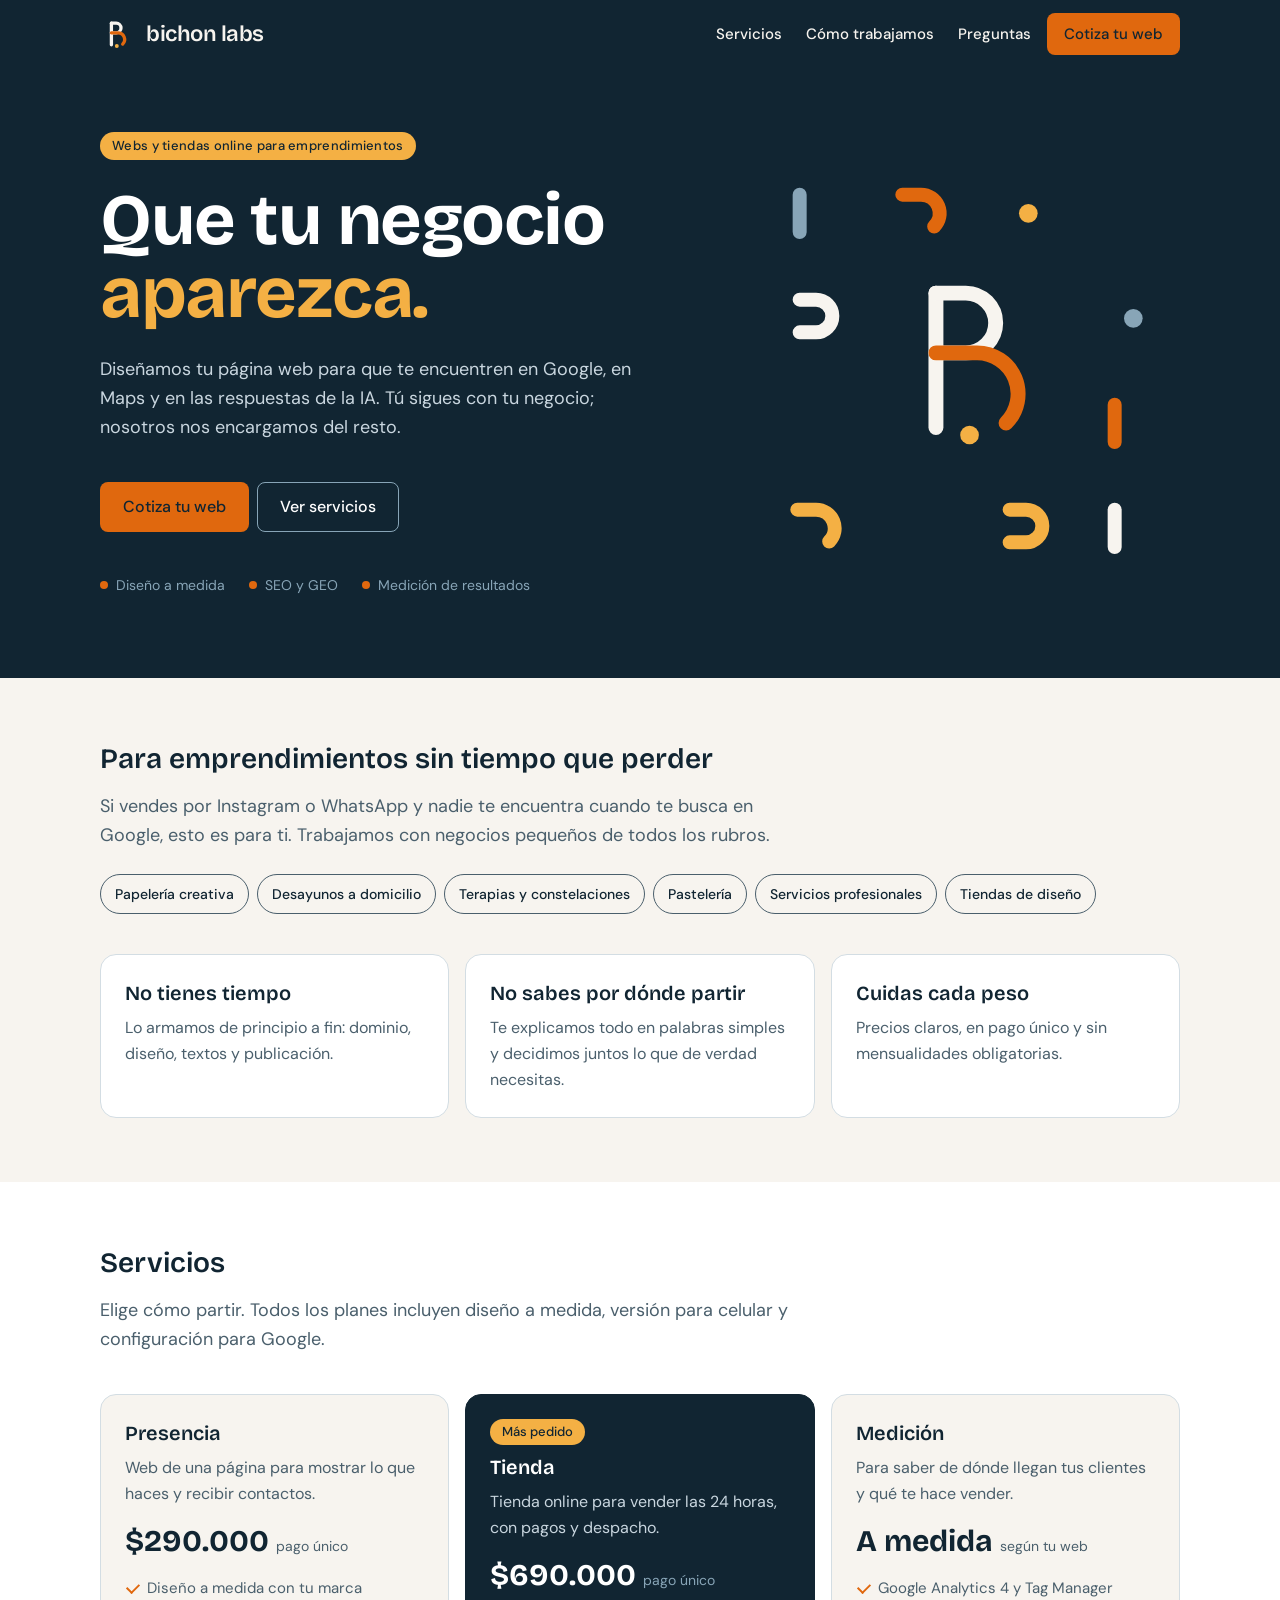
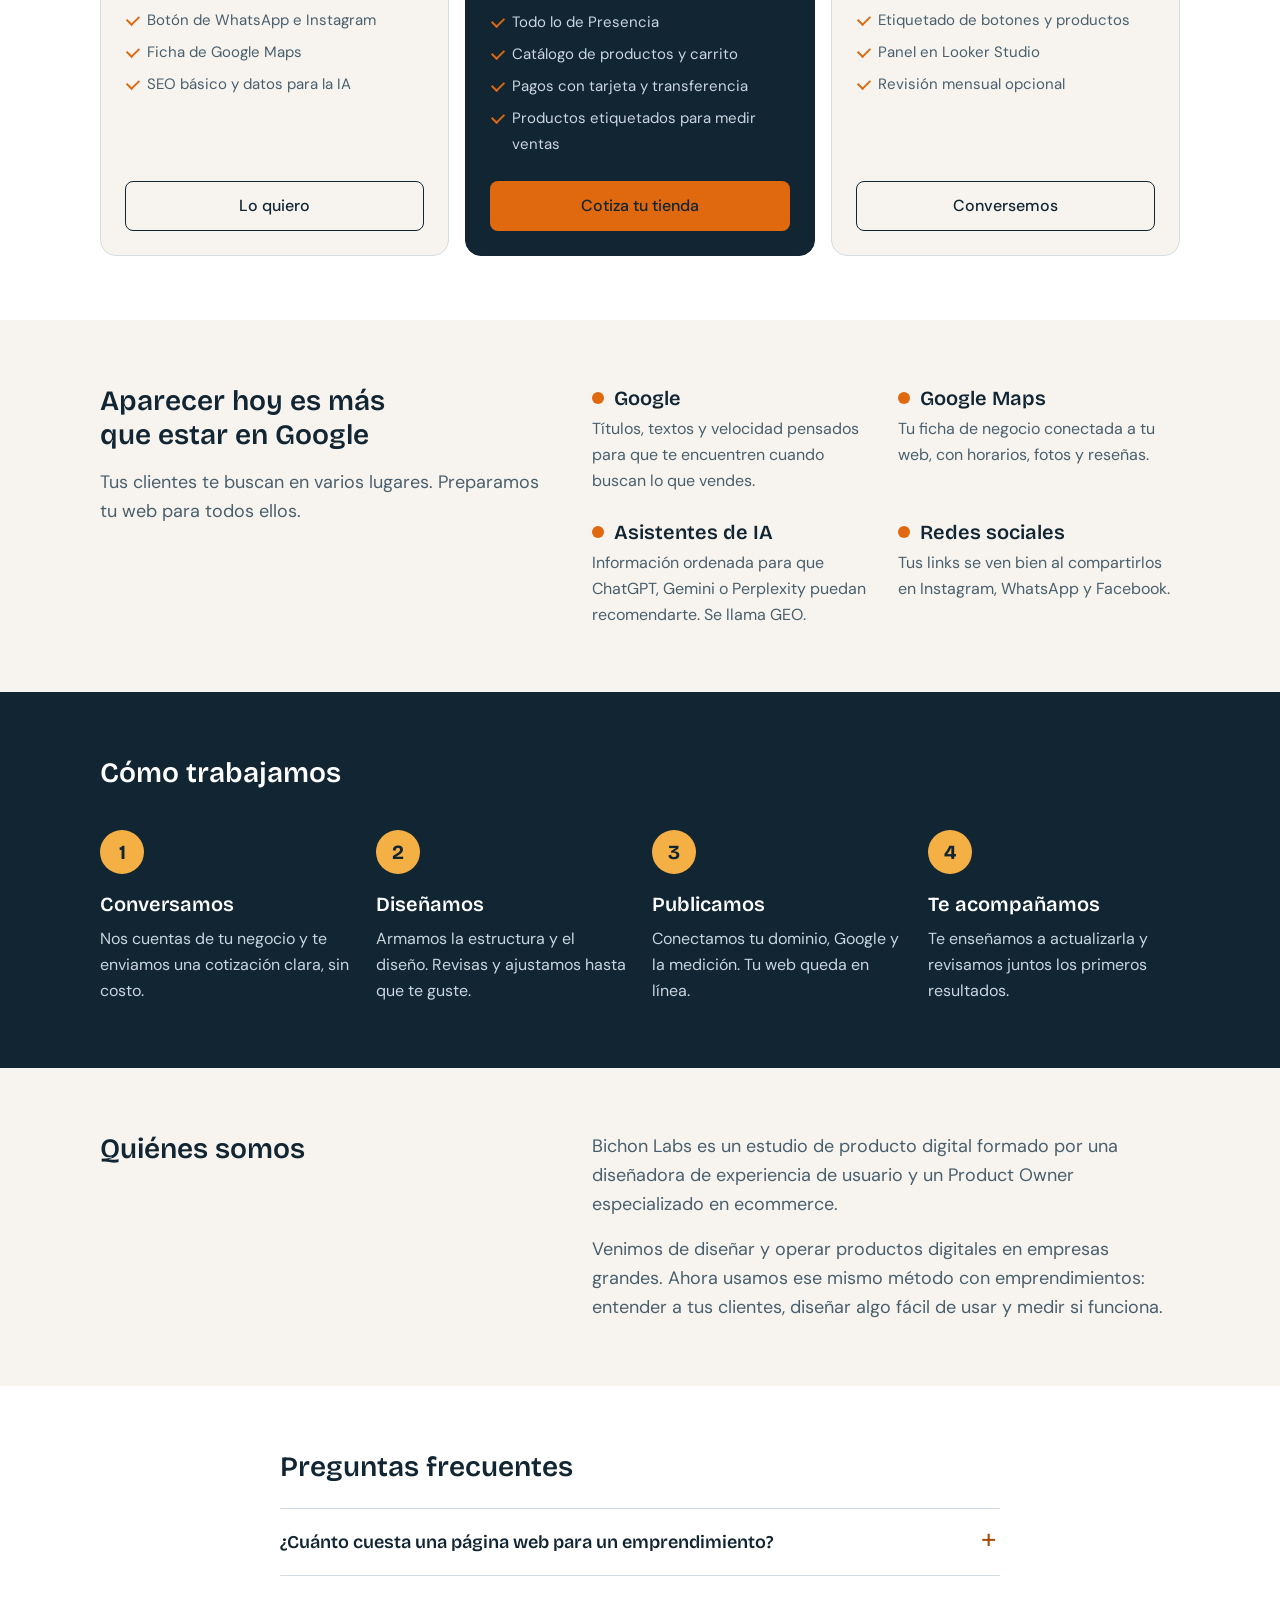
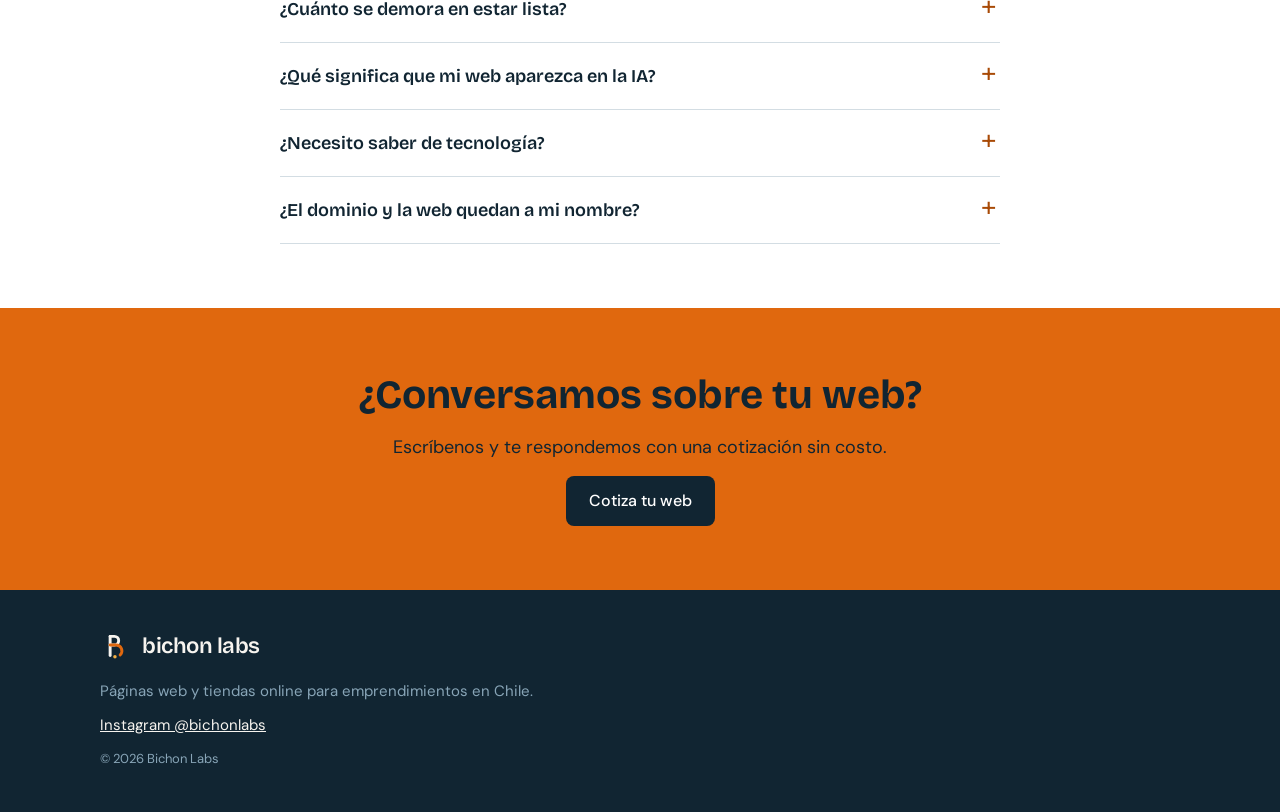
<file: index.html>
<!doctype html>
<html lang="es-CL">
<head>
<meta charset="utf-8">
<meta name="viewport" content="width=device-width, initial-scale=1">
<title>Bichon Labs | Páginas web y tiendas online para emprendimientos en Chile</title>
<meta name="description" content="Diseñamos páginas web y tiendas online para emprendimientos en Chile, listas para aparecer en Google, en Maps y en las respuestas de la IA. Diseño, desarrollo y medición.">
<link rel="canonical" href="https://bichonlabs.cl/">
<meta name="theme-color" content="#112532">
<link rel="icon" href="/favicon.svg" type="image/svg+xml">
<link rel="icon" href="/favicon-32.png" sizes="32x32" type="image/png">
<link rel="apple-touch-icon" href="/apple-touch-icon.png">

<meta property="og:type" content="website">
<meta property="og:locale" content="es_CL">
<meta property="og:site_name" content="Bichon Labs">
<meta property="og:title" content="Bichon Labs | Que tu negocio aparezca">
<meta property="og:description" content="Páginas web y tiendas online para emprendimientos, listas para aparecer en Google y en las respuestas de la IA.">
<meta property="og:url" content="https://bichonlabs.cl/">
<meta property="og:image" content="https://bichonlabs.cl/og.png">
<meta property="og:image:width" content="1200">
<meta property="og:image:height" content="630">
<meta name="twitter:card" content="summary_large_image">

<link rel="preload" href="/fonts/bricolage-grotesque-latin-700-normal.woff2" as="font" type="font/woff2" crossorigin>
<link rel="stylesheet" href="/styles.css">

<script type="application/ld+json">
{
  "@context": "https://schema.org",
  "@graph": [
    {
      "@type": "ProfessionalService",
      "@id": "https://bichonlabs.cl/#negocio",
      "name": "Bichon Labs",
      "url": "https://bichonlabs.cl/",
      "logo": "https://bichonlabs.cl/apple-touch-icon.png",
      "image": "https://bichonlabs.cl/og.png",
      "description": "Estudio de producto digital que diseña, desarrolla y mide páginas web y tiendas online para emprendimientos en Chile.",
      "areaServed": {"@type": "Country", "name": "Chile"},
      "knowsLanguage": "es",
      "sameAs": ["https://www.instagram.com/bichonlabs/"],
      "knowsAbout": ["Diseño web", "Tiendas online", "SEO", "GEO", "Google Tag Manager", "Google Analytics 4", "Looker Studio", "Experiencia de usuario"],
      "hasOfferCatalog": {
        "@type": "OfferCatalog",
        "name": "Servicios",
        "itemListElement": [
          {"@type": "Offer", "itemOffered": {"@type": "Service", "name": "Web Presencia", "description": "Página web de una página lista para aparecer en Google y en Google Maps."}, "price": "290000", "priceCurrency": "CLP"},
          {"@type": "Offer", "itemOffered": {"@type": "Service", "name": "Tienda online", "description": "Ecommerce con catálogo, pagos y productos etiquetados para medir ventas."}, "price": "690000", "priceCurrency": "CLP"},
          {"@type": "Offer", "itemOffered": {"@type": "Service", "name": "Medición", "description": "Etiquetado con Google Tag Manager, Google Analytics 4 y panel en Looker Studio."}}
        ]
      }
    },
    {
      "@type": "WebSite",
      "@id": "https://bichonlabs.cl/#web",
      "url": "https://bichonlabs.cl/",
      "name": "Bichon Labs",
      "inLanguage": "es-CL",
      "publisher": {"@id": "https://bichonlabs.cl/#negocio"}
    },
    {
      "@type": "FAQPage",
      "mainEntity": [
        {"@type": "Question", "name": "¿Cuánto cuesta una página web para un emprendimiento?", "acceptedAnswer": {"@type": "Answer", "text": "Una web de una página parte en $290.000 y una tienda online en $690.000, en pago único. El precio final depende de cuántas secciones y productos necesites; la cotización no tiene costo."}},
        {"@type": "Question", "name": "¿Cuánto se demora en estar lista?", "acceptedAnswer": {"@type": "Answer", "text": "Una web de una página suele estar publicada en 2 a 3 semanas y una tienda online en 4 a 6, desde que recibimos tus textos y fotos."}},
        {"@type": "Question", "name": "¿Qué significa que mi web aparezca en la IA?", "acceptedAnswer": {"@type": "Answer", "text": "Cada vez más personas preguntan a ChatGPT, Gemini o Perplexity dónde comprar o a quién contratar. Ordenamos tu información para que estos asistentes la entiendan y la puedan recomendar. A esto se le llama GEO."}},
        {"@type": "Question", "name": "¿Necesito saber de tecnología?", "acceptedAnswer": {"@type": "Answer", "text": "No. Nos encargamos del dominio, el hosting, el diseño y la configuración. Al final te enseñamos a actualizar lo básico y quedamos disponibles para ayudarte."}},
        {"@type": "Question", "name": "¿El dominio y la web quedan a mi nombre?", "acceptedAnswer": {"@type": "Answer", "text": "Sí. El dominio, los accesos y el contenido son tuyos desde el primer día."}}
      ]
    }
  ]
}
</script>
</head>
<body>
<a class="skip" href="#contenido">Saltar al contenido</a>

<header class="top">
  <div class="wrap top__in">
    <a class="brand" href="/" aria-label="Bichon Labs, inicio">
      <img src="/assets/isotipo-oscuro.svg" width="36" height="36" alt="">
      <span>bichon labs</span>
    </a>
    <nav aria-label="Principal">
      <ul class="nav">
        <li><a href="#servicios">Servicios</a></li>
        <li><a href="#proceso">Cómo trabajamos</a></li>
        <li><a href="#preguntas">Preguntas</a></li>
      </ul>
    </nav>
    <a class="btn btn--primario btn--sm" href="https://ig.me/m/bichonlabs" target="_blank" rel="noopener" data-cta="header">Cotiza tu web</a>
  </div>
</header>

<main id="contenido">
  <section class="hero">
    <div class="wrap hero__in">
      <div class="hero__txt">
        <p class="etiqueta">Webs y tiendas online para emprendimientos</p>
        <h1>Que tu negocio <em>aparezca.</em></h1>
        <p class="bajada">Diseñamos tu página web para que te encuentren en Google, en Maps y en las respuestas de la IA. Tú sigues con tu negocio; nosotros nos encargamos del resto.</p>
        <div class="acciones">
          <a class="btn btn--primario" href="https://ig.me/m/bichonlabs" target="_blank" rel="noopener" data-cta="hero">Cotiza tu web</a>
          <a class="btn btn--secundario-osc" href="#servicios">Ver servicios</a>
        </div>
        <ul class="sellos" aria-label="Lo que incluye">
          <li>Diseño a medida</li><li>SEO y GEO</li><li>Medición de resultados</li>
        </ul>
      </div>
      <div class="hero__art" aria-hidden="true">
        <svg viewBox="0 0 360 360" fill="none" stroke-width="12" stroke-linecap="round" stroke-linejoin="round">
          <g transform="translate(20 20)"><path d="M14 14 V46" stroke="#88A5B7"/></g>
          <g transform="translate(110 20)"><path d="M12 14 H28 A16 16 0 0 1 39.3 41.3" stroke="#E0680E"/></g>
          <g transform="translate(200 20)"><circle cx="30" cy="30" r="8" fill="#F4B044" stroke="none"/></g>
          <g transform="translate(20 110)"><path d="M14 14 H28 a14 14 0 0 1 0 28 H14" stroke="#F7F4EF"/></g>
          <g transform="translate(290 200)"><path d="M14 14 V46" stroke="#E0680E"/></g>
          <g transform="translate(290 110)"><circle cx="30" cy="30" r="8" fill="#88A5B7" stroke="none"/></g>
          
          <g transform="translate(200 290)"><path d="M14 14 H28 a14 14 0 0 1 0 28 H14" stroke="#F4B044"/></g>
          <g transform="translate(20 290)"><path d="M12 14 H28 A16 16 0 0 1 39.3 41.3" stroke="#F4B044"/></g>
          <g transform="translate(290 290)"><path d="M14 14 V46" stroke="#F7F4EF"/></g>
          <g transform="translate(90 80) scale(1.6)"><path d="M38 24 V96" stroke="#F7F4EF" stroke-width="8"/><path d="M38 24 H54 a16 16 0 0 1 0 32 H38" stroke="#F7F4EF" stroke-width="8"/><path d="M38 56 H60 A22 22 0 0 1 75.56 93.56" stroke="#E0680E" stroke-width="8"/><circle cx="56" cy="100" r="5" fill="#F4B044" stroke="none"/></g>
        </svg>
      </div>
    </div>
  </section>

  <section class="seccion" aria-labelledby="t-para">
    <div class="wrap">
      <h2 id="t-para">Para emprendimientos sin tiempo que perder</h2>
      <p class="intro">Si vendes por Instagram o WhatsApp y nadie te encuentra cuando te busca en Google, esto es para ti. Trabajamos con negocios pequeños de todos los rubros.</p>
      <ul class="rubros">
        <li>Papelería creativa</li><li>Desayunos a domicilio</li><li>Terapias y constelaciones</li><li>Pastelería</li><li>Servicios profesionales</li><li>Tiendas de diseño</li>
      </ul>
      <div class="dolores">
        <div class="dolor"><h3>No tienes tiempo</h3><p>Lo armamos de principio a fin: dominio, diseño, textos y publicación.</p></div>
        <div class="dolor"><h3>No sabes por dónde partir</h3><p>Te explicamos todo en palabras simples y decidimos juntos lo que de verdad necesitas.</p></div>
        <div class="dolor"><h3>Cuidas cada peso</h3><p>Precios claros, en pago único y sin mensualidades obligatorias.</p></div>
      </div>
    </div>
  </section>

  <section class="seccion seccion--blanca" id="servicios" aria-labelledby="t-serv">
    <div class="wrap">
      <h2 id="t-serv">Servicios</h2>
      <p class="intro">Elige cómo partir. Todos los planes incluyen diseño a medida, versión para celular y configuración para Google.</p>
      <div class="planes">
        <article class="plan">
          <h3>Presencia</h3>
          <p>Web de una página para mostrar lo que haces y recibir contactos.</p>
          <p class="precio">$290.000 <small>pago único</small></p>
          <ul class="incluye">
            <li>Diseño a medida con tu marca</li>
            <li>Botón de WhatsApp e Instagram</li>
            <li>Ficha de Google Maps</li>
            <li>SEO básico y datos para la IA</li>
          </ul>
          <a class="btn btn--secundario" href="https://ig.me/m/bichonlabs" target="_blank" rel="noopener" data-cta="plan-presencia">Lo quiero</a>
        </article>
        <article class="plan plan--dest">
          <span class="chip">Más pedido</span>
          <h3>Tienda</h3>
          <p>Tienda online para vender las 24 horas, con pagos y despacho.</p>
          <p class="precio">$690.000 <small>pago único</small></p>
          <ul class="incluye">
            <li>Todo lo de Presencia</li>
            <li>Catálogo de productos y carrito</li>
            <li>Pagos con tarjeta y transferencia</li>
            <li>Productos etiquetados para medir ventas</li>
          </ul>
          <a class="btn btn--primario" href="https://ig.me/m/bichonlabs" target="_blank" rel="noopener" data-cta="plan-tienda">Cotiza tu tienda</a>
        </article>
        <article class="plan">
          <h3>Medición</h3>
          <p>Para saber de dónde llegan tus clientes y qué te hace vender.</p>
          <p class="precio">A medida <small>según tu web</small></p>
          <ul class="incluye">
            <li>Google Analytics 4 y Tag Manager</li>
            <li>Etiquetado de botones y productos</li>
            <li>Panel en Looker Studio</li>
            <li>Revisión mensual opcional</li>
          </ul>
          <a class="btn btn--secundario" href="https://ig.me/m/bichonlabs" target="_blank" rel="noopener" data-cta="plan-medicion">Conversemos</a>
        </article>
      </div>
    </div>
  </section>

  <section class="seccion" aria-labelledby="t-aparecer">
    <div class="wrap dos">
      <div>
        <h2 id="t-aparecer">Aparecer hoy es más que estar en Google</h2>
        <p class="intro">Tus clientes te buscan en varios lugares. Preparamos tu web para todos ellos.</p>
      </div>
      <dl class="canales">
        <div><dt>Google</dt><dd>Títulos, textos y velocidad pensados para que te encuentren cuando buscan lo que vendes.</dd></div>
        <div><dt>Google Maps</dt><dd>Tu ficha de negocio conectada a tu web, con horarios, fotos y reseñas.</dd></div>
        <div><dt>Asistentes de IA</dt><dd>Información ordenada para que ChatGPT, Gemini o Perplexity puedan recomendarte. Se llama GEO.</dd></div>
        <div><dt>Redes sociales</dt><dd>Tus links se ven bien al compartirlos en Instagram, WhatsApp y Facebook.</dd></div>
      </dl>
    </div>
  </section>

  <section class="seccion seccion--noche" id="proceso" aria-labelledby="t-proc">
    <div class="wrap">
      <h2 id="t-proc">Cómo trabajamos</h2>
      <ol class="pasos">
        <li><span class="num">1</span><h3>Conversamos</h3><p>Nos cuentas de tu negocio y te enviamos una cotización clara, sin costo.</p></li>
        <li><span class="num">2</span><h3>Diseñamos</h3><p>Armamos la estructura y el diseño. Revisas y ajustamos hasta que te guste.</p></li>
        <li><span class="num">3</span><h3>Publicamos</h3><p>Conectamos tu dominio, Google y la medición. Tu web queda en línea.</p></li>
        <li><span class="num">4</span><h3>Te acompañamos</h3><p>Te enseñamos a actualizarla y revisamos juntos los primeros resultados.</p></li>
      </ol>
    </div>
  </section>

  <section class="seccion" aria-labelledby="t-nos">
    <div class="wrap dos">
      <div>
        <h2 id="t-nos">Quiénes somos</h2>
      </div>
      <div class="nos">
        <p>Bichon Labs es un estudio de producto digital formado por una diseñadora de experiencia de usuario y un Product Owner especializado en ecommerce.</p>
        <p>Venimos de diseñar y operar productos digitales en empresas grandes. Ahora usamos ese mismo método con emprendimientos: entender a tus clientes, diseñar algo fácil de usar y medir si funciona.</p>
      </div>
    </div>
  </section>

  <section class="seccion seccion--blanca" id="preguntas" aria-labelledby="t-faq">
    <div class="wrap angosto">
      <h2 id="t-faq">Preguntas frecuentes</h2>
      <div class="faq">
        <details><summary>¿Cuánto cuesta una página web para un emprendimiento?</summary><p>Una web de una página parte en $290.000 y una tienda online en $690.000, en pago único. El precio final depende de cuántas secciones y productos necesites; la cotización no tiene costo.</p></details>
        <details><summary>¿Cuánto se demora en estar lista?</summary><p>Una web de una página suele estar publicada en 2 a 3 semanas y una tienda online en 4 a 6, desde que recibimos tus textos y fotos.</p></details>
        <details><summary>¿Qué significa que mi web aparezca en la IA?</summary><p>Cada vez más personas preguntan a ChatGPT, Gemini o Perplexity dónde comprar o a quién contratar. Ordenamos tu información para que estos asistentes la entiendan y la puedan recomendar. A esto se le llama GEO.</p></details>
        <details><summary>¿Necesito saber de tecnología?</summary><p>No. Nos encargamos del dominio, el hosting, el diseño y la configuración. Al final te enseñamos a actualizar lo básico y quedamos disponibles para ayudarte.</p></details>
        <details><summary>¿El dominio y la web quedan a mi nombre?</summary><p>Sí. El dominio, los accesos y el contenido son tuyos desde el primer día.</p></details>
      </div>
    </div>
  </section>

  <section class="cierre" aria-labelledby="t-cierre">
    <div class="wrap cierre__in">
      <h2 id="t-cierre">¿Conversamos sobre tu web?</h2>
      <p>Escríbenos y te respondemos con una cotización sin costo.</p>
      <a class="btn btn--primario" href="https://ig.me/m/bichonlabs" target="_blank" rel="noopener" data-cta="cierre">Cotiza tu web</a>
    </div>
  </section>
</main>

<footer class="pie">
  <div class="wrap pie__in">
    <a class="brand" href="/" aria-label="Bichon Labs, inicio">
      <img src="/assets/isotipo-oscuro.svg" width="32" height="32" alt="">
      <span>bichon labs</span>
    </a>
    <p>Páginas web y tiendas online para emprendimientos en Chile.</p>
    <p><a href="https://www.instagram.com/bichonlabs/" target="_blank" rel="noopener">Instagram @bichonlabs</a></p>
    <p class="legal">© <span id="anio">2026</span> Bichon Labs</p>
  </div>
</footer>
<script>document.getElementById('anio').textContent=new Date().getFullYear();</script>
</body>
</html>
</file>
<file: styles.css>
/* Fuentes auto-alojadas (Fontsource, OFL) */
@font-face{font-family:"Bricolage Grotesque";src:url(/fonts/bricolage-grotesque-latin-600-normal.woff2) format("woff2");font-weight:600;font-style:normal;font-display:swap}
@font-face{font-family:"Bricolage Grotesque";src:url(/fonts/bricolage-grotesque-latin-700-normal.woff2) format("woff2");font-weight:700;font-style:normal;font-display:swap}
@font-face{font-family:"DM Sans";src:url(/fonts/dm-sans-latin-400-normal.woff2) format("woff2");font-weight:400;font-style:normal;font-display:swap}
@font-face{font-family:"DM Sans";src:url(/fonts/dm-sans-latin-500-normal.woff2) format("woff2");font-weight:500;font-style:normal;font-display:swap}
@font-face{font-family:"DM Sans";src:url(/fonts/dm-sans-latin-700-normal.woff2) format("woff2");font-weight:700;font-style:normal;font-display:swap}
/* Bichon Labs — tokens del sistema de diseño */
:root{
  --noche:#112532;--gris-azulado:#88A5B7;--naranjo:#E0680E;--mostaza:#F4B044;
  --crema:#F7F4EF;--blanco:#FFFFFF;--tinta-suave:#4A5F6C;--naranjo-texto:#A84A06;--borde:#D3DDE3;
  --font-display:"Bricolage Grotesque",system-ui,sans-serif;
  --font-body:"DM Sans",system-ui,sans-serif;
  --space-1:4px;--space-2:8px;--space-3:16px;--space-4:24px;--space-5:40px;--space-6:64px;
  --radius-sm:8px;--radius-md:16px;--radius-lg:24px;--radius-pill:999px;
}
*{box-sizing:border-box}
html{scroll-behavior:smooth;scroll-padding-top:80px}
body{margin:0;background:var(--crema);color:var(--noche);font:400 16px/26px var(--font-body);-webkit-font-smoothing:antialiased}
img,svg{display:block;max-width:100%}
a{color:var(--naranjo-texto)}
h1,h2,h3{font-family:var(--font-display);margin:0;text-wrap:balance}
h2{font-size:28px;line-height:34px;font-weight:600}
h3{font-size:20px;line-height:28px;font-weight:600}
p{margin:0}
.wrap{max-width:1120px;margin:0 auto;padding:0 20px}
.angosto{max-width:760px}
.skip{position:absolute;left:-999px;top:8px;background:var(--mostaza);color:var(--noche);padding:8px 12px;border-radius:var(--radius-sm);z-index:10}
.skip:focus{left:8px}
:focus-visible{outline:3px solid var(--mostaza);outline-offset:3px}

/* Botones */
.btn{display:inline-flex;align-items:center;justify-content:center;font:500 16px/20px var(--font-body);padding:14px 22px;border-radius:var(--radius-sm);border:1.5px solid transparent;text-decoration:none;transition:background .15s,border-color .15s;min-height:48px}
.btn--sm{padding:10px 16px;font-size:15px;min-height:42px}
.btn--primario{background:var(--naranjo);color:var(--noche)}
.btn--primario:hover{background:var(--mostaza)}
.btn--secundario{border-color:var(--noche);color:var(--noche)}
.btn--secundario:hover{background:var(--noche);color:var(--blanco)}
.btn--secundario-osc{border-color:var(--gris-azulado);color:var(--blanco)}
.btn--secundario-osc:hover{border-color:var(--blanco)}

/* Header */
.top{position:sticky;top:0;z-index:5;background:var(--noche)}
.top__in{display:flex;align-items:center;gap:var(--space-3);height:68px}
.brand{display:flex;align-items:center;gap:10px;text-decoration:none;color:var(--crema);font:600 22px/1 var(--font-display);letter-spacing:-.5px}
.top nav{margin-left:auto}
.nav{display:flex;gap:var(--space-4);list-style:none;margin:0;padding:0}
.nav a{color:var(--crema);text-decoration:none;font-weight:500;font-size:15px}
.nav a:hover{color:var(--mostaza)}
@media (max-width:760px){.nav{display:none}.top .btn{margin-left:auto}}

/* Hero */
.hero{background:var(--noche);color:var(--blanco);padding:var(--space-6) 0 calc(var(--space-6) + 16px)}
.hero__in{display:grid;grid-template-columns:1.2fr 1fr;gap:var(--space-5);align-items:center}
.etiqueta{display:inline-block;background:var(--mostaza);color:var(--noche);font:500 13px/18px var(--font-body);letter-spacing:.3px;padding:5px 12px;border-radius:var(--radius-pill);margin-bottom:var(--space-4)}
.hero h1{font-size:clamp(42px,7vw,72px);line-height:1.02;font-weight:700;letter-spacing:-1.5px}
.hero h1 em{font-style:normal;color:var(--mostaza)}
.bajada{color:#C9D6DF;font-size:18px;line-height:29px;margin-top:var(--space-4);max-width:34em}
.acciones{display:flex;flex-wrap:wrap;gap:var(--space-2);margin-top:var(--space-5)}
.sellos{display:flex;flex-wrap:wrap;gap:var(--space-2) var(--space-4);list-style:none;padding:0;margin:var(--space-5) 0 0;color:var(--gris-azulado);font-size:14px}
.sellos li::before{content:"";display:inline-block;width:8px;height:8px;border-radius:50%;background:var(--naranjo);margin-right:8px;vertical-align:1px}
.hero__art svg{width:100%;max-width:420px;margin-left:auto}
@media (max-width:860px){.hero__in{grid-template-columns:1fr}.hero__art{display:none}.hero{padding:var(--space-5) 0 var(--space-6)}}

/* Secciones */
.seccion{padding:var(--space-6) 0}
.seccion--blanca{background:var(--blanco)}
.seccion--noche{background:var(--noche);color:var(--blanco)}
.intro{color:var(--tinta-suave);font-size:18px;line-height:29px;margin-top:var(--space-3);max-width:40em}
.dos{display:grid;grid-template-columns:1fr 1.3fr;gap:var(--space-5);align-items:start}
@media (max-width:860px){.dos{grid-template-columns:1fr;gap:var(--space-4)}}

.rubros{display:flex;flex-wrap:wrap;gap:var(--space-2);list-style:none;padding:0;margin:var(--space-4) 0 0}
.rubros li{border:1px solid var(--tinta-suave);color:var(--noche);border-radius:var(--radius-pill);padding:6px 14px;font-size:14px;font-weight:500}
.dolores{display:grid;grid-template-columns:repeat(3,1fr);gap:var(--space-3);margin-top:var(--space-5)}
.dolor{background:var(--blanco);border:1px solid var(--borde);border-radius:var(--radius-md);padding:var(--space-4)}
.dolor p{color:var(--tinta-suave);margin-top:var(--space-2)}
@media (max-width:760px){.dolores{grid-template-columns:1fr}}

/* Planes */
.planes{display:grid;grid-template-columns:repeat(3,1fr);gap:var(--space-3);margin-top:var(--space-5);align-items:stretch}
.plan{position:relative;background:var(--crema);border:1px solid var(--borde);border-radius:var(--radius-md);padding:var(--space-4);display:flex;flex-direction:column;gap:var(--space-2)}
.plan > p{color:var(--tinta-suave)}
.plan--dest{background:var(--noche);border-color:var(--noche);color:var(--blanco)}
.plan--dest > p,.plan--dest .incluye{color:#C9D6DF}
.chip{align-self:flex-start;background:var(--mostaza);color:var(--noche);font:500 13px/18px var(--font-body);padding:4px 12px;border-radius:var(--radius-pill)}
.plan .precio{font:700 30px/36px var(--font-display);color:var(--noche);margin-top:var(--space-2)}
.plan--dest .precio{color:var(--blanco)}
.precio small{font:400 14px var(--font-body);color:var(--tinta-suave)}
.plan--dest .precio small{color:var(--gris-azulado)}
.incluye{list-style:none;padding:0;margin:var(--space-2) 0 var(--space-3);display:grid;gap:6px;font-size:15px;color:var(--tinta-suave)}
.incluye li{padding-left:22px;position:relative}
.incluye li::before{content:"";position:absolute;left:2px;top:8px;width:10px;height:6px;border-left:2px solid var(--naranjo);border-bottom:2px solid var(--naranjo);transform:rotate(-45deg)}
.plan .btn{margin-top:auto}
@media (max-width:900px){.planes{grid-template-columns:1fr}}

/* Canales */
.canales{margin:0;display:grid;grid-template-columns:1fr 1fr;gap:var(--space-4)}
.canales dt{font:600 20px/28px var(--font-display);display:flex;align-items:center;gap:10px}
.canales dt::before{content:"";width:12px;height:12px;border-radius:50%;background:var(--naranjo);flex:none}
.canales dd{margin:var(--space-1) 0 0;color:var(--tinta-suave)}
@media (max-width:560px){.canales{grid-template-columns:1fr}}

/* Proceso */
.pasos{list-style:none;padding:0;margin:var(--space-5) 0 0;display:grid;grid-template-columns:repeat(4,1fr);gap:var(--space-4)}
.num{display:inline-flex;align-items:center;justify-content:center;width:44px;height:44px;border-radius:50%;background:var(--mostaza);color:var(--noche);font:700 20px var(--font-display);margin-bottom:var(--space-3)}
.pasos p{color:#C9D6DF;margin-top:var(--space-2)}
@media (max-width:860px){.pasos{grid-template-columns:1fr 1fr}}
@media (max-width:520px){.pasos{grid-template-columns:1fr}}

.nos{display:grid;gap:var(--space-3);font-size:18px;line-height:29px;color:var(--tinta-suave)}

/* FAQ */
.faq{margin-top:var(--space-4);border-top:1px solid var(--borde)}
.faq details{border-bottom:1px solid var(--borde)}
.faq summary{cursor:pointer;list-style:none;padding:20px 40px 20px 0;font:600 18px/26px var(--font-display);position:relative}
.faq summary::-webkit-details-marker{display:none}
.faq summary::after{content:"+";position:absolute;right:4px;top:16px;font:400 28px/1 var(--font-body);color:var(--naranjo-texto)}
.faq details[open] summary::after{content:"–"}
.faq details p{padding:0 0 20px;color:var(--tinta-suave)}

/* Cierre y pie */
.cierre{background:var(--naranjo);padding:var(--space-6) 0}
.cierre__in{text-align:center;display:flex;flex-direction:column;align-items:center;gap:var(--space-3)}
.cierre h2{font-size:clamp(28px,4vw,40px);line-height:1.15;font-weight:700}
.cierre p{font-size:18px}
.cierre .btn--primario{background:var(--noche);color:var(--blanco)}
.cierre .btn--primario:hover{background:#1d3a4d}
.pie{background:var(--noche);color:var(--gris-azulado);padding:var(--space-5) 0;font-size:15px}
.pie__in{display:grid;gap:var(--space-2)}
.pie a{color:var(--crema)}
.pie .brand{margin-bottom:var(--space-2)}
.legal{font-size:13px}

@media (prefers-reduced-motion:reduce){html{scroll-behavior:auto}}
</file>
